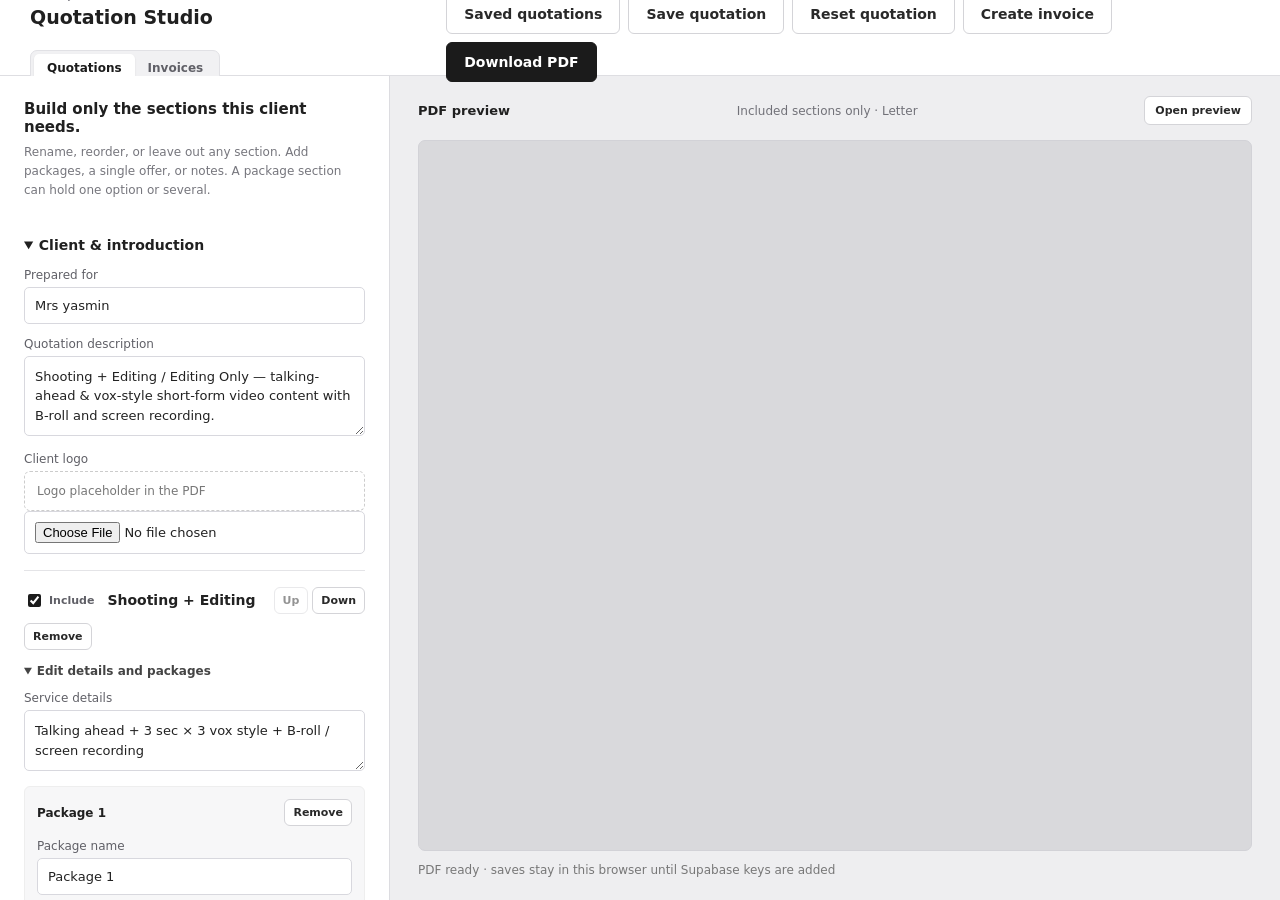
<file: index.html>
<!doctype html>
<html lang="en">
<head>
<meta charset="utf-8">
<meta name="viewport" content="width=device-width, initial-scale=1">
<title>Quotation Studio | Wahaj</title>
<meta name="description" content="Create client quotations using the original media production quotation template.">
<link rel="icon" href="data:image/svg+xml,%3Csvg xmlns='http://www.w3.org/2000/svg' viewBox='0 0 32 32'%3E%3Crect width='32' height='32' rx='6' fill='%23191919'/%3E%3Cpath d='M8 8h16v3H8zm0 7h16v3H8zm0 7h10v3H8z' fill='white'/%3E%3C/svg%3E">
<style>
*{box-sizing:border-box}
body{margin:0;background:#eeeef0;color:#202020;font:14px system-ui,-apple-system,sans-serif}
header.top{height:76px;padding:0 30px;border-bottom:1px solid #dedee2;background:#fff;display:flex;align-items:center;justify-content:space-between;gap:20px}
header.top small{display:block;letter-spacing:2px;font-size:10px;color:#818188;margin-bottom:5px}
h1{font-size:19px;margin:0;font-weight:600}
button,.button{cursor:pointer;padding:11px 17px;border-radius:6px;border:1px solid #d4d4d8;background:#fff;color:#292929;font:inherit;font-weight:600;text-decoration:none}
button.primary{background:#1b1b1b;color:white;border-color:#1b1b1b}
button:disabled{opacity:.5;cursor:wait}
.actions{display:flex;gap:8px;flex-wrap:wrap}
#studio{display:grid;grid-template-columns:390px 1fr;height:calc(100vh - 76px)}
aside{background:white;border-right:1px solid #dcdce0;overflow:auto;padding:24px}
h2{font-size:15px;margin:0 0 7px}
p{color:#76767d;line-height:1.6;margin:0 0 20px;font-size:12px}
details{border-bottom:1px solid #e4e4e7;padding:16px 0}
summary{font-weight:600;cursor:pointer;margin-bottom:15px}
label{display:block;font-size:12px;font-weight:500;color:#606067;margin:13px 0 5px}
input,textarea{width:100%;padding:10px;border:1px solid #d8d8de;background:#fff;border-radius:5px;font:13px system-ui;color:#222}
input:focus,textarea:focus{outline:2px solid #555;outline-offset:1px}
textarea{resize:vertical;line-height:1.5}
.row{display:grid;grid-template-columns:1fr 1fr;gap:10px}
.package{background:#f7f7f8;border:1px solid #eee;border-radius:6px;padding:0 12px 12px;margin:12px 0}
.package label:first-child{margin-top:12px}
.preview{display:flex;flex-direction:column;padding:20px 28px;min-width:0}
.previewbar{display:flex;align-items:center;justify-content:space-between;margin-bottom:15px;gap:12px}
.previewbar b{font-size:13px}
.previewbar span{font-size:12px;color:#717178}
.pdf{background:#d9d9dc;flex:1;min-height:480px;border:1px solid #d2d2d7;border-radius:7px;overflow:hidden}
iframe{width:100%;height:100%;border:0}
#status{font-size:12px;color:#777;max-width:650px;margin-top:12px;min-height:17px}
#status.error{color:#b52121}
.logo-box{border:1px dashed #ccc;border-radius:6px;padding:12px;display:flex;align-items:center;gap:14px}
.logo-box img{max-width:90px;max-height:50px;object-fit:contain}
.logo-box span{color:#777;font-size:12px}
#removeLogo{margin-top:8px;padding:6px 10px;font-size:11px}
footer{font-size:11px;color:#919199;line-height:1.6;margin-top:20px}
.brand{display:flex;align-items:center;gap:22px;flex-wrap:wrap}
.switcher{display:flex;background:#f1f1f3;border:1px solid #e1e1e5;border-radius:7px;padding:3px}
.switcher a{padding:7px 13px;border-radius:5px;color:#606067;text-decoration:none;font-size:12px;font-weight:600}
.switcher a[aria-current]{background:#fff;color:#1b1b1b;box-shadow:0 1px 2px #0000001a}
.switcher a:hover{color:#1b1b1b}
.sec{border-bottom:1px solid #e4e4e7;padding:12px 0}
.sec.off{opacity:.55}
.sec-head{display:flex;align-items:center;gap:6px;flex-wrap:wrap}
.sec-head .title{flex:1 1 140px;min-width:0;font-weight:600;font-size:14px;border-color:transparent;background:transparent;padding:8px 6px}
.sec-head .title:hover,.sec-head .title:focus{border-color:#d8d8de;background:#fff}
.show{display:flex;align-items:center;gap:5px;font-size:11px;font-weight:600;color:#606067;white-space:nowrap;margin:0}
.show input{width:auto;padding:0;accent-color:#1b1b1b}
button.tiny{padding:6px 8px;font-size:11px}
.add-row{display:flex;flex-direction:column;gap:8px;margin-top:14px}
.add-sec{width:100%;border-style:dashed}
.sec details{border-bottom:0;padding:6px 0 0}
.sec summary{margin:8px 0 4px;font-size:12px;color:#444}
.pkg-bar{display:flex;align-items:center;justify-content:space-between;gap:8px;margin-top:12px}
.pkg-bar b{font-size:12px}
.move{display:flex;gap:4px}
.sec-note{margin:8px 0 0}
[hidden]{display:none!important}

/* Full-page saved archive */
#archive{min-height:calc(100vh - 76px);padding:28px 32px 40px;display:flex;flex-direction:column;gap:18px}
.archive-head{display:flex;align-items:flex-end;justify-content:space-between;gap:16px;flex-wrap:wrap}
.archive-head h2{font-size:22px;margin:0 0 4px}
.archive-head p{margin:0;font-size:13px;color:#717178}
.archive-tools{display:flex;gap:10px;align-items:center;flex-wrap:wrap}
.archive-tools input{width:min(340px,70vw);margin:0}
.archive-count{font-size:12px;color:#717178;white-space:nowrap}
.archive-grid{display:grid;grid-template-columns:minmax(0,1.4fr) minmax(280px,.9fr);gap:18px;align-items:start;flex:1;min-height:0}
.archive-panel{background:#fff;border:1px solid #e1e1e5;border-radius:10px;overflow:hidden;min-height:420px}
.archive-panel .panel-title{padding:16px 18px;border-bottom:1px solid #ececef;font-size:13px;font-weight:600;display:flex;justify-content:space-between;align-items:center;gap:10px}
#quoteRecords{max-height:calc(100vh - 240px);overflow:auto}
.q-row{display:grid;grid-template-columns:minmax(0,1fr) auto;gap:14px;align-items:center;padding:16px 18px;border-bottom:1px solid #f0f0f3;cursor:pointer}
.q-row:hover{background:#fafafa}
.q-row.active{background:#f3f3f5;box-shadow:inset 3px 0 0 #1b1b1b}
.q-row .meta b{display:block;font-size:14px;margin-bottom:4px}
.q-row .meta span{display:block;font-size:12px;color:#717178;line-height:1.45}
.q-row .btns{display:flex;gap:6px;flex-wrap:wrap;justify-content:flex-end}
.q-row .btns button{padding:8px 11px;font-size:12px}
#quoteRevisions{padding:16px 18px 22px;max-height:calc(100vh - 240px);overflow:auto}
#quoteRevisions .empty{color:#717178;font-size:13px;margin:8px 0}
#quoteRevisions details{border-bottom:1px solid #ececef;padding:10px 0}
#quoteRevisions summary{margin:0;font-size:13px}
#quoteRevisions pre{white-space:pre-wrap;font-size:11px;background:#f7f7f8;border-radius:6px;padding:10px;margin:10px 0 0;border:1px solid #eee}
.archive-empty{padding:48px 24px;text-align:center;color:#717178}
.archive-empty b{display:block;color:#292929;font-size:15px;margin-bottom:6px}

@media(max-width:980px){
  .archive-grid{grid-template-columns:1fr}
  #quoteRecords,#quoteRevisions{max-height:none}
}
@media(max-width:850px){
  header.top{padding:15px;height:auto;flex-wrap:wrap}
  #studio{height:auto;grid-template-columns:1fr}
  aside{overflow:visible}
  .preview{padding:20px 15px}
  .pdf{height:720px;flex:auto}
  .actions{width:100%}
  .actions button{flex:1}
  #archive{padding:18px 15px 30px}
}
</style>
</head>
<body>
<header class="top">
  <div class="brand">
    <div>
      <small>WAHAJ / MEDIA PRODUCTION</small>
      <h1>Quotation Studio</h1>
    </div>
    <nav class="switcher" aria-label="Studio">
      <a href="/" aria-current="page">Quotations</a>
      <a href="/invoices/">Invoices</a>
    </nav>
  </div>
  <div class="actions" id="studioActions">
    <button id="historyBtn" type="button">Saved quotations</button>
    <button id="saveQuote" type="button">Save quotation</button>
    <button id="reset" type="button">Reset quotation</button>
    <button id="toInvoice" type="button">Create invoice</button>
    <button class="primary" id="download" type="button" disabled>Download PDF</button>
  </div>
  <div class="actions" id="archiveActions" hidden>
    <button id="backToStudio" type="button">← Back to editor</button>
    <button id="newFromArchive" type="button" class="primary">New quotation</button>
  </div>
</header>

<main id="studio">
  <aside>
    <h2>Build only the sections this client needs.</h2>
    <p>Rename, reorder, or leave out any section. Add packages, a single offer, or notes. A package section can hold one option or several.</p>
    <form id="editor" autocomplete="off">
      <details open>
        <summary>Client & introduction</summary>
        <label for="client">Prepared for</label>
        <input id="client" maxlength="100" required>
        <label for="description">Quotation description</label>
        <textarea id="description" rows="3" maxlength="320"></textarea>
        <label for="logo">Client logo</label>
        <div class="logo-box">
          <img id="logoPreview" alt="Client logo" hidden>
          <span id="logoLabel">Logo placeholder in the PDF</span>
        </div>
        <input id="logo" type="file" accept="image/png,image/jpeg">
        <button id="removeLogo" type="button" hidden>Remove logo</button>
      </details>
      <div id="sections"></div>
      <div class="add-row">
        <button type="button" id="addSection" class="add-sec">Add section</button>
        <button type="button" id="addOffer" class="add-sec">Add single offer</button>
        <button type="button" id="addNotes" class="add-sec">Add notes</button>
      </div>
    </form>
    <footer>Uncheck “Include” to leave a section out of this PDF.<br>Amounts are in EGP. Use Save quotation to keep this draft.</footer>
  </aside>
  <section class="preview">
    <div class="previewbar">
      <b>PDF preview</b>
      <span>Included sections only · Letter</span>
      <a id="openPreview" class="button" target="_blank" rel="noopener" style="font-size:11px;padding:7px 10px" hidden>Open preview</a>
    </div>
    <div class="pdf"><iframe id="pdfPreview" title="Generated quotation PDF preview"></iframe></div>
    <div id="status" role="status" aria-live="polite">Preparing your quotation…</div>
  </section>
</main>

<section id="archive" hidden>
  <div class="archive-head">
    <div>
      <h2>Saved quotations</h2>
      <p>Open, update, duplicate, or delete any saved quotation.</p>
    </div>
    <div class="archive-tools">
      <input id="quoteSearch" type="search" placeholder="Search client or number" aria-label="Search saved quotations">
      <span class="archive-count" id="archiveCount"></span>
    </div>
  </div>
  <div class="archive-grid">
    <div class="archive-panel">
      <div class="panel-title"><span>All quotations</span><span id="listHint" style="font-weight:500;color:#717178;font-size:12px">Select a row for revisions</span></div>
      <div id="quoteRecords"></div>
    </div>
    <div class="archive-panel">
      <div class="panel-title"><span>Revisions</span></div>
      <div id="quoteRevisions"><p class="empty">Select a quotation to see its revision history.</p></div>
    </div>
  </div>
</section>

<script src="config.js"></script>
<script src="supabase-client.js"></script>
<script src="pdf-lib.min.js"></script>
<script src="fontkit.min.js"></script>
<script src="app.js"></script>
</body>
</html>
</file>
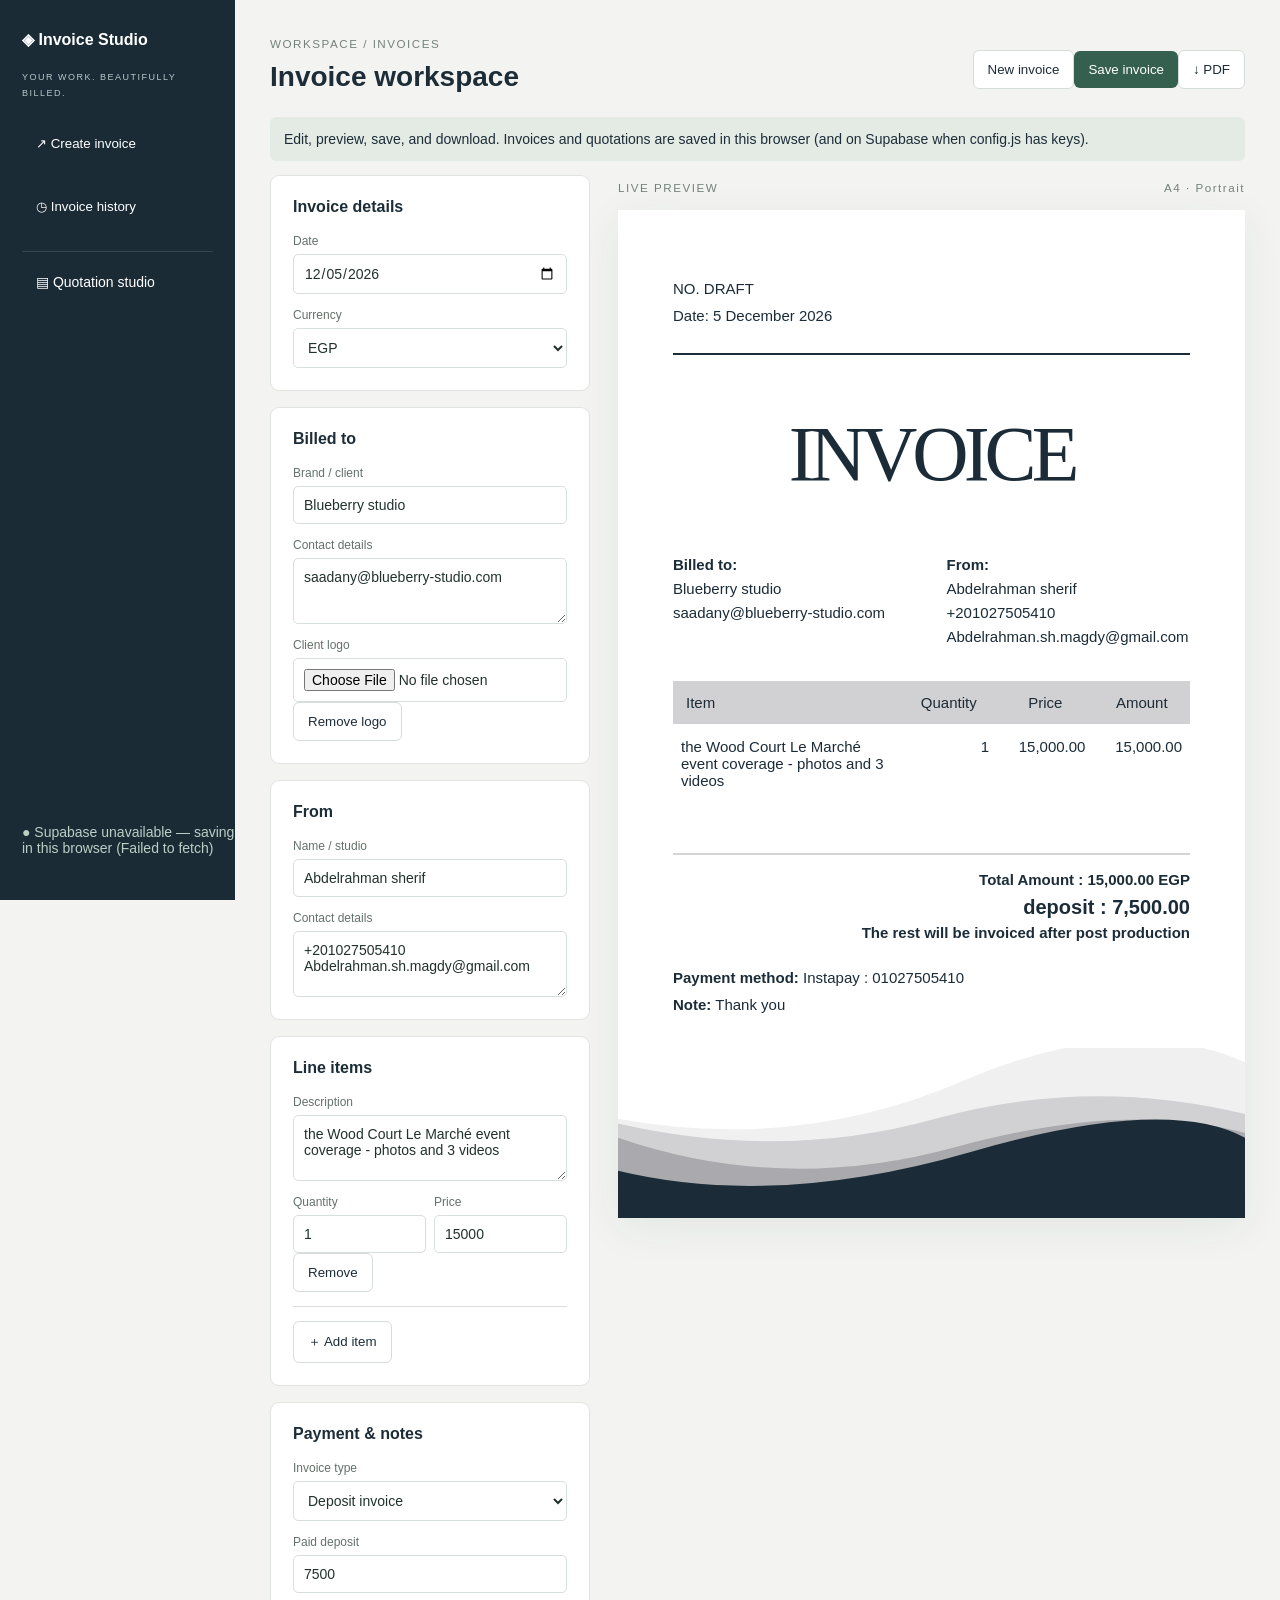
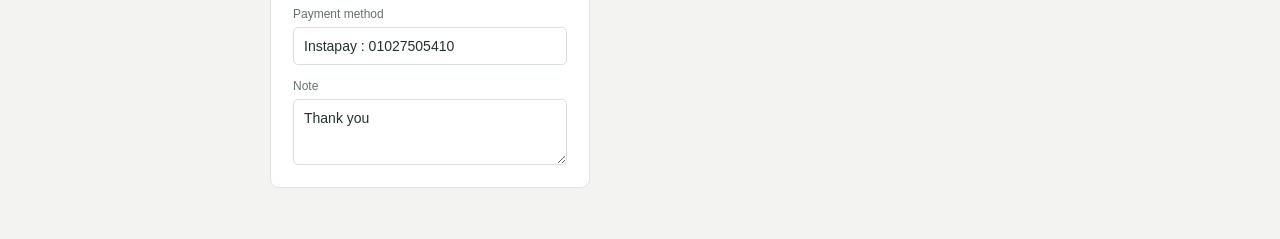
<file: invoices/index.html>
<!doctype html><html><head><meta charset="utf-8"><meta name="viewport" content="width=device-width,initial-scale=1"><title>Invoice Studio</title><link rel="stylesheet" href="/invoices/style.css"></head><body><aside><h2>◈ Invoice Studio</h2><small>YOUR WORK. BEAUTIFULLY BILLED.</small><button onclick="view('editor')">↗ Create invoice</button><button onclick="view('history');list()">◷ Invoice history</button><a class="switch" href="/">▤ Quotation studio</a><p id="connection">Connecting…</p></aside><main><header><div><small>WORKSPACE / INVOICES</small><h1>Invoice workspace</h1></div><div><button onclick="fresh()">New invoice</button><button class="primary" id="save" onclick="save()">Save invoice</button><button onclick="download()">↓ PDF</button></div></header><p id="notice" role="status">Loading…</p><section id="editor"><div class="form"><div class="card"><h2>Invoice details</h2><label>Date<input id="date" type="date"></label><label>Currency<select id="currency"><option>EGP</option><option>USD</option><option>EUR</option><option>AED</option><option>SAR</option></select></label></div><div class="card"><h2>Billed to</h2><label>Brand / client<input id="client"></label><label>Contact details<textarea id="clientInfo"></textarea></label><label>Client logo<input type="file" accept="image/png,image/jpeg,image/webp" onchange="upload(this)"></label><button onclick="logo='';render()">Remove logo</button></div><div class="card"><h2>From</h2><label>Name / studio<input id="sender"></label><label>Contact details<textarea id="senderInfo"></textarea></label></div><div class="card"><h2>Line items</h2><div id="items"></div><button onclick="items.push({description:'',quantity:1,price:0});itemForm();render()">＋ Add item</button></div><div class="card"><h2>Payment & notes</h2><label>Invoice type<select id="paymentMode"><option value="deposit" selected>Deposit invoice</option><option value="balance">Main invoice</option></select></label><label>Paid deposit<input id="deposit" type="number" min="0" step=".01"></label><label>Payment method<input id="payment"></label><label>Note<textarea id="note"></textarea></label></div></div><div class="preview"><small>LIVE PREVIEW <span>A4 · Portrait</span></small><article id="paper"></article></div></section><section id="history" hidden><div class="card"><h2>Invoice archive</h2><input id="search" placeholder="Search client or number" oninput="paintList()"><div id="records"></div></div><div id="revisions" class="card" hidden></div></section></main><script src="/config.js"></script><script src="/supabase-client.js"></script><script src="/invoices/app.js"></script></body></html>
</file>
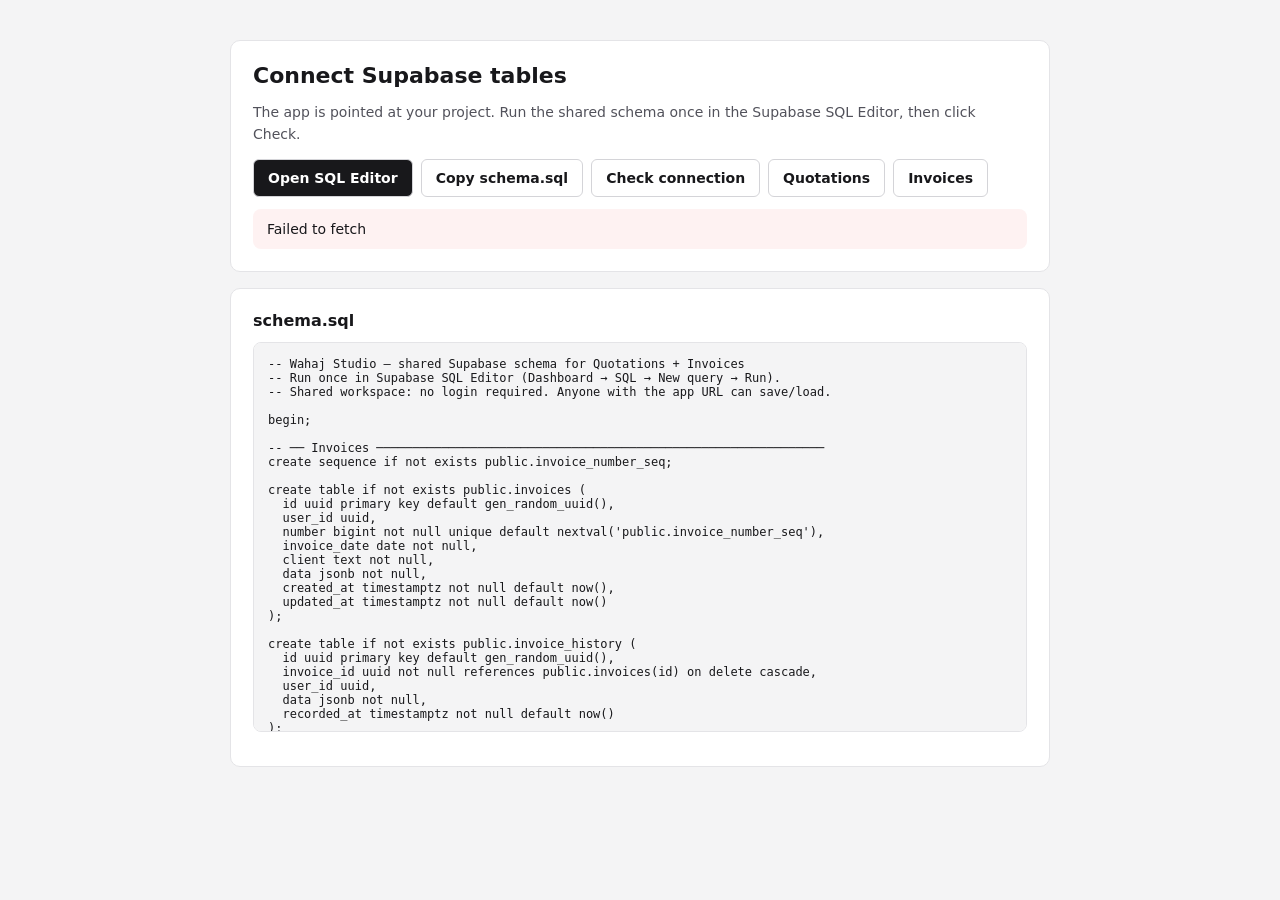
<file: setup.html>
<!doctype html>
<html lang="en">
<head>
  <meta charset="utf-8">
  <meta name="viewport" content="width=device-width, initial-scale=1">
  <title>Wahaj Studio · Supabase setup</title>
  <style>
    body{margin:0;font:14px system-ui,sans-serif;background:#f4f4f5;color:#18181b}
    main{max-width:820px;margin:40px auto;padding:0 20px}
    .card{background:#fff;border:1px solid #e4e4e7;border-radius:10px;padding:22px;margin-bottom:16px}
    h1{font-size:22px;margin:0 0 8px} p{color:#52525b;line-height:1.55}
    a,button{font:inherit} button{cursor:pointer;padding:10px 14px;border-radius:6px;border:1px solid #d4d4d8;background:#18181b;color:#fff;font-weight:600}
    button.secondary{background:#fff;color:#18181b}
    pre{background:#f4f4f5;border:1px solid #e4e4e7;border-radius:8px;padding:14px;overflow:auto;max-height:360px;font-size:12px}
    #status{padding:12px 14px;border-radius:8px;background:#eef2ff;margin-top:12px}
    #status.ok{background:#ecfdf5} #status.bad{background:#fef2f2}
    .row{display:flex;gap:8px;flex-wrap:wrap;margin-top:12px}
  </style>
</head>
<body>
<main>
  <div class="card">
    <h1>Connect Supabase tables</h1>
    <p>The app is pointed at your project. Run the shared schema once in the Supabase SQL Editor, then click Check.</p>
    <div class="row">
      <a href="https://supabase.com/dashboard/project/rpectddtwbnxroyplaiv/sql/new" target="_blank" rel="noopener">
        <button type="button">Open SQL Editor</button>
      </a>
      <button type="button" class="secondary" id="copy">Copy schema.sql</button>
      <button type="button" class="secondary" id="check">Check connection</button>
      <a href="/"><button type="button" class="secondary">Quotations</button></a>
      <a href="/invoices/"><button type="button" class="secondary">Invoices</button></a>
    </div>
    <div id="status">Checking…</div>
  </div>
  <div class="card">
    <h2 style="margin:0 0 10px;font-size:16px">schema.sql</h2>
    <pre id="sql">Loading…</pre>
  </div>
</main>
<script src="/config.js"></script>
<script>
async function loadSql(){
  const r=await fetch('/supabase/schema.sql');
  const t=await r.text();
  document.getElementById('sql').textContent=t;
  return t;
}
async function check(){
  const el=document.getElementById('status');
  const cfg=window.WAHAJ_SUPABASE||{};
  try{
    const base=String(cfg.url||'').replace(/\/$/,'');
    const headers={apikey:cfg.key,Authorization:'Bearer '+cfg.key};
    const inv=await fetch(base+'/rest/v1/invoices?select=id&limit=1',{headers});
    const quo=await fetch(base+'/rest/v1/quotations?select=id&limit=1',{headers});
    const it=await inv.text(); const qt=await quo.text();
    if(inv.ok&&quo.ok){
      el.className='ok';
      el.textContent='Connected. invoices and quotations tables are ready. You can save from both studios.';
    }else{
      el.className='bad';
      el.textContent='Not ready yet. Open the SQL Editor, paste schema.sql, click Run, then Check again. Details: '+(it||qt).slice(0,220);
    }
  }catch(e){
    el.className='bad';
    el.textContent=e.message;
  }
}
let sqlText='';
loadSql().then(t=>{sqlText=t; check();});
document.getElementById('check').onclick=check;
document.getElementById('copy').onclick=async()=>{
  if(!sqlText)sqlText=await loadSql();
  await navigator.clipboard.writeText(sqlText);
  document.getElementById('status').textContent='Schema copied. Paste it in the SQL Editor and click Run.';
};
</script>
</body>
</html>
</file>
<file: invoices/style.css>
*{box-sizing:border-box}body{margin:0;background:#f3f4f2;color:#1d2d38;font:14px Arial,sans-serif}aside{position:fixed;width:235px;height:100vh;background:#1b2b35;color:white;padding:30px 22px}aside small{font-size:9px;color:#b9c8c9}aside button{display:block;width:100%;text-align:left;background:transparent;color:white;border:0;margin-top:26px}aside a.switch{display:block;margin-top:26px;padding:22px 14px 11px;color:white;text-decoration:none;border-top:1px solid #33454f}aside a.switch:hover{color:#bbcfc5}#connection{position:absolute;bottom:30px;color:#bbcfc5}main{margin-left:235px;padding:35px}header{display:flex;justify-content:space-between;align-items:center}h1{font-size:28px;margin:10px 0}small{letter-spacing:1.5px;color:#74827d}button{padding:11px 14px;border:1px solid #d6dcda;border-radius:6px;background:white;cursor:pointer;color:#1d2d38}button:hover{background:#e4ebe6}.primary{background:#355f4f;color:white;border:0}#notice{background:#e4ebe5;padding:14px;border-radius:6px}#editor{display:grid;grid-template-columns:320px minmax(400px,1fr);gap:28px;align-items:start}.card{background:white;padding:22px;border:1px solid #e0e4e1;border-radius:9px;margin-bottom:16px}h2{font-size:16px;margin:0 0 18px}label{display:block;font-size:12px;color:#65716b;margin-top:14px}input,textarea,select{display:block;width:100%;padding:10px;border:1px solid #d8dfdb;border-radius:5px;margin-top:6px;font:14px Arial;background:#fff;color:#21312d}textarea{min-height:66px;resize:vertical}.item{border-bottom:1px solid #ddd;padding-bottom:14px;margin-bottom:14px}.item>div{display:flex;gap:8px}.preview>small{display:block;margin:6px 0 16px}.preview>small span{float:right}#paper{position:relative;background:white;min-height:1000px;padding:65px 55px 200px;box-shadow:0 10px 40px #23352b12;color:#1b2c38;overflow:hidden;font-size:15px}.paper-top{display:flex;justify-content:space-between;align-items:center;border-bottom:2px solid #1b2c38;padding-bottom:24px;line-height:1.8}.logo{width:110px;height:64px;object-fit:contain}.logo-empty{border:1px dashed #c8cdd0;width:110px;padding:15px;text-align:center;color:#999;font-size:11px}.invoice-title{text-align:center;font:78px Georgia,serif;letter-spacing:-5px;margin:54px 0}.parties{display:grid;grid-template-columns:1fr 1fr;gap:30px;line-height:1.6;margin-bottom:32px;overflow-wrap:anywhere}table{width:100%;border-collapse:collapse;table-layout:fixed}th{background:#d1d0d2;font-weight:normal;padding:13px}td{padding:14px 8px;vertical-align:top;overflow-wrap:anywhere;text-align:right}th:first-child,td:first-child{text-align:left;width:44%}.totals{border-top:2px solid #d4d4d5;margin-top:50px;padding-top:14px;text-align:right;line-height:1.5;font-weight:bold}.balance{font-size:20px}.payment{margin-top:20px;line-height:1.8}.waves{position:absolute;bottom:0;left:0;width:100%;height:170px}.record{display:flex;justify-content:space-between;gap:10px;padding:20px 0;border-bottom:1px solid #ddd}.record p{margin:5px 0;color:#78817b}[hidden]{display:none!important}#settings{max-width:650px}a{color:#355f4f}@media(max-width:1100px){#editor{grid-template-columns:1fr}.form{display:grid;grid-template-columns:1fr 1fr;gap:12px}#paper{max-width:740px;margin:auto}}@media(max-width:700px){aside{position:static;width:100%;height:auto;padding:15px}aside button,aside a.switch{display:inline-block;width:auto;margin:10px 0;border-top:0;padding-top:11px}aside small,#connection{display:none}main{margin:0;padding:15px}header{display:block}.form{display:block}#paper{padding:35px 22px 160px;font-size:12px;min-height:800px}.invoice-title{font-size:55px}.parties{gap:15px}}@page{size:A4;margin:0}@media print{body{background:white}aside,header,#notice,.form,.preview>small,#history,#settings{display:none!important}main{margin:0;padding:0}#editor{display:block!important}.preview{display:block}#paper{width:210mm;min-height:297mm;box-shadow:none;padding:24mm 21mm 48mm;font-size:12pt;max-width:none;print-color-adjust:exact;-webkit-print-color-adjust:exact}.invoice-title{font-size:70pt}.waves{height:50mm}tr{break-inside:avoid}.totals,.payment{break-inside:avoid}}
</file>
